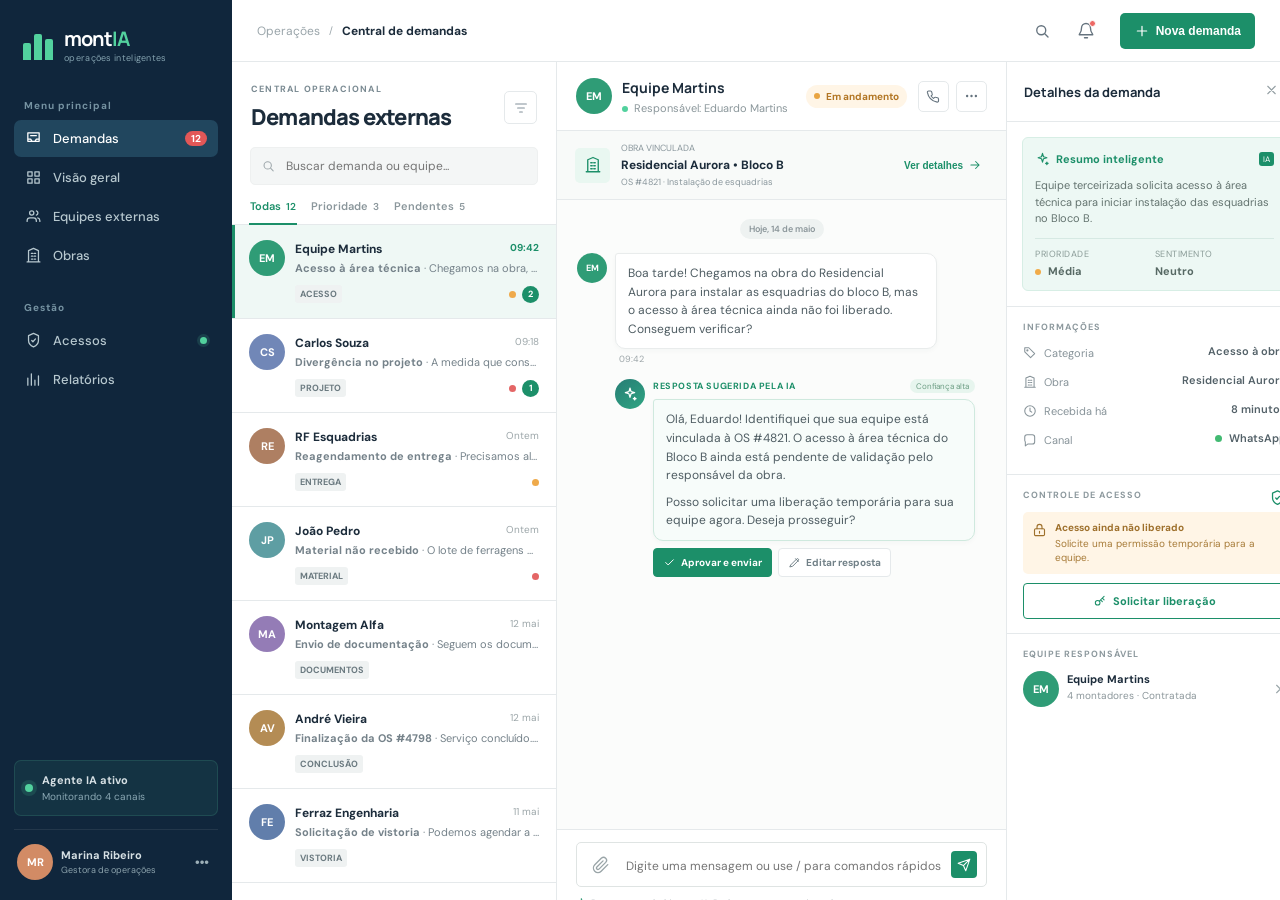
<file: index.html>
<!DOCTYPE html>
<html lang="pt-BR">
<head>
  <meta charset="UTF-8" />
  <meta name="viewport" content="width=device-width, initial-scale=1.0" />
  <meta name="description" content="MontIA — central inteligente de demandas externas e acessos controlados para equipes de montagem." />
  <title>MontIA | Central de demandas</title>
  <link rel="preconnect" href="https://fonts.googleapis.com">
  <link rel="preconnect" href="https://fonts.gstatic.com" crossorigin>
  <link href="https://fonts.googleapis.com/css2?family=DM+Sans:wght@400;500;600;700&family=Manrope:wght@600;700;800&display=swap" rel="stylesheet">
  <link rel="stylesheet" href="styles.css" />
</head>
<body>
  <aside class="sidebar">
    <div class="brand">
      <div class="brand-mark"><span></span><span></span><span></span></div>
      <div><strong>mont<span>IA</span></strong><small>operações inteligentes</small></div>
    </div>

    <nav class="main-nav" aria-label="Navegação principal">
      <p class="nav-label">Menu principal</p>
      <button class="nav-item active" data-view="inbox">
        <svg><use href="#icon-inbox"></use></svg><span>Demandas</span><b>12</b>
      </button>
      <button class="nav-item" data-view="dashboard">
        <svg><use href="#icon-grid"></use></svg><span>Visão geral</span>
      </button>
      <button class="nav-item" data-view="teams">
        <svg><use href="#icon-users"></use></svg><span>Equipes externas</span>
      </button>
      <button class="nav-item" data-view="works">
        <svg><use href="#icon-building"></use></svg><span>Obras</span>
      </button>
      <p class="nav-label secondary">Gestão</p>
      <button class="nav-item" data-view="access">
        <svg><use href="#icon-shield"></use></svg><span>Acessos</span><i></i>
      </button>
      <button class="nav-item" data-view="reports">
        <svg><use href="#icon-chart"></use></svg><span>Relatórios</span>
      </button>
    </nav>

    <div class="sidebar-bottom">
      <div class="ai-status"><span class="pulse"></span><div><strong>Agente IA ativo</strong><small>Monitorando 4 canais</small></div></div>
      <div class="profile">
        <div class="avatar avatar-admin">MR</div>
        <div><strong>Marina Ribeiro</strong><small>Gestora de operações</small></div>
        <button aria-label="Mais opções">•••</button>
      </div>
    </div>
  </aside>

  <main class="app-shell">
    <header class="topbar">
      <div class="mobile-brand"><strong>mont<span>IA</span></strong></div>
      <div class="breadcrumb"><span>Operações</span><small>/</small><strong>Central de demandas</strong></div>
      <div class="top-actions">
        <button class="icon-button" aria-label="Pesquisar"><svg><use href="#icon-search"></use></svg></button>
        <button class="icon-button notification" aria-label="Notificações"><svg><use href="#icon-bell"></use></svg><i></i></button>
        <button class="new-request"><svg><use href="#icon-plus"></use></svg>Nova demanda</button>
      </div>
    </header>

    <section class="workspace">
      <section class="inbox-panel">
        <div class="inbox-heading">
          <div><p class="eyebrow">CENTRAL OPERACIONAL</p><h1>Demandas externas</h1></div>
          <button class="filter-button" aria-label="Filtrar demandas"><svg><use href="#icon-filter"></use></svg></button>
        </div>
        <label class="search-box"><svg><use href="#icon-search"></use></svg><input id="request-search" type="search" placeholder="Buscar demanda ou equipe..." /></label>
        <div class="tabs" role="tablist">
          <button class="tab active" data-filter="all">Todas <span>12</span></button>
          <button class="tab" data-filter="priority">Prioridade <span>3</span></button>
          <button class="tab" data-filter="pending">Pendentes <span>5</span></button>
        </div>
        <div class="request-list" id="request-list"></div>
      </section>

      <section class="conversation-panel">
        <header class="conversation-header">
          <div class="contact-title">
            <div class="avatar avatar-green">EM</div>
            <div><h2>Equipe Martins</h2><p><span class="online-dot"></span> Responsável: Eduardo Martins</p></div>
          </div>
          <div class="conversation-actions">
            <span class="status-pill status-progress"><i></i> Em andamento</span>
            <button class="icon-button bordered"><svg><use href="#icon-phone"></use></svg></button>
            <button class="icon-button bordered"><svg><use href="#icon-more"></use></svg></button>
          </div>
        </header>

        <div class="work-context">
          <div class="context-icon"><svg><use href="#icon-building"></use></svg></div>
          <div><p>OBRA VINCULADA</p><strong>Residencial Aurora • Bloco B</strong><small>OS #4821 · Instalação de esquadrias</small></div>
          <button>Ver detalhes <svg><use href="#icon-arrow"></use></svg></button>
        </div>

        <div class="messages" id="messages">
          <div class="date-divider"><span>Hoje, 14 de maio</span></div>
          <article class="message incoming">
            <div class="avatar avatar-green small">EM</div>
            <div><div class="bubble"><p>Boa tarde! Chegamos na obra do Residencial Aurora para instalar as esquadrias do bloco B, mas o acesso à área técnica ainda não foi liberado. Conseguem verificar?</p></div><time>09:42</time></div>
          </article>
          <article class="message ai-message">
            <div class="avatar avatar-ai"><svg><use href="#icon-spark"></use></svg></div>
            <div class="ai-answer">
              <div class="ai-label"><span>RESPOSTA SUGERIDA PELA IA</span><small>Confiança alta</small></div>
              <div class="bubble"><p>Olá, Eduardo! Identifiquei que sua equipe está vinculada à OS #4821. O acesso à área técnica do Bloco B ainda está pendente de validação pelo responsável da obra.</p><p>Posso solicitar uma liberação temporária para sua equipe agora. Deseja prosseguir?</p></div>
              <div class="ai-buttons"><button class="approve-ai"><svg><use href="#icon-check"></use></svg>Aprovar e enviar</button><button class="edit-ai"><svg><use href="#icon-edit"></use></svg>Editar resposta</button></div>
            </div>
          </article>
          <article class="message incoming second-message hidden">
            <div class="avatar avatar-green small">EM</div>
            <div><div class="bubble"><p>Sim, por favor. Estamos com 4 montadores aguardando na portaria.</p></div><time>09:45</time></div>
          </article>
        </div>

        <div class="composer">
          <div class="composer-input">
            <button aria-label="Anexar arquivo"><svg><use href="#icon-paperclip"></use></svg></button>
            <textarea id="composer-text" rows="1" placeholder="Digite uma mensagem ou use / para comandos rápidos"></textarea>
            <button class="send-button" aria-label="Enviar mensagem"><svg><use href="#icon-send"></use></svg></button>
          </div>
          <p><svg><use href="#icon-spark"></use></svg> Respostas assistidas por IA. Revise sempre antes de enviar.</p>
        </div>
      </section>

      <aside class="details-panel">
        <div class="details-top"><h3>Detalhes da demanda</h3><button><svg><use href="#icon-close"></use></svg></button></div>
        <div class="ai-summary">
          <div class="summary-title"><svg><use href="#icon-spark"></use></svg><strong>Resumo inteligente</strong><span>IA</span></div>
          <p>Equipe terceirizada solicita acesso à área técnica para iniciar instalação das esquadrias no Bloco B.</p>
          <div class="summary-grid"><div><small>PRIORIDADE</small><strong class="medium-priority"><i></i> Média</strong></div><div><small>SENTIMENTO</small><strong>Neutro</strong></div></div>
        </div>
        <div class="detail-section">
          <p class="section-label">INFORMAÇÕES</p>
          <dl>
            <div><dt><svg><use href="#icon-tag"></use></svg>Categoria</dt><dd>Acesso à obra</dd></div>
            <div><dt><svg><use href="#icon-building"></use></svg>Obra</dt><dd>Residencial Aurora</dd></div>
            <div><dt><svg><use href="#icon-clock"></use></svg>Recebida há</dt><dd>8 minutos</dd></div>
            <div><dt><svg><use href="#icon-message"></use></svg>Canal</dt><dd class="whatsapp"><i></i> WhatsApp</dd></div>
          </dl>
        </div>
        <div class="detail-section access-card">
          <div class="section-line"><p class="section-label">CONTROLE DE ACESSO</p><svg><use href="#icon-shield"></use></svg></div>
          <div class="access-warning"><svg><use href="#icon-lock"></use></svg><div><strong>Acesso ainda não liberado</strong><p>Solicite uma permissão temporária para a equipe.</p></div></div>
          <button class="request-access" id="request-access"><svg><use href="#icon-key"></use></svg>Solicitar liberação</button>
        </div>
        <div class="detail-section">
          <p class="section-label">EQUIPE RESPONSÁVEL</p>
          <div class="team-row"><div class="avatar avatar-green">EM</div><div><strong>Equipe Martins</strong><p>4 montadores · Contratada</p></div><svg><use href="#icon-chevron"></use></svg></div>
        </div>
      </aside>
    </section>
  </main>

  <div class="modal-backdrop" id="access-modal" aria-hidden="true">
    <section class="access-modal" role="dialog" aria-modal="true" aria-labelledby="modal-title">
      <div class="modal-icon"><svg><use href="#icon-shield"></use></svg></div>
      <button class="modal-close" aria-label="Fechar"><svg><use href="#icon-close"></use></svg></button>
      <p class="eyebrow">ACESSO CONTROLADO</p>
      <h2 id="modal-title">Liberar acesso temporário</h2>
      <p class="modal-subtitle">Defina os limites de acesso para a Equipe Martins. A permissão expira automaticamente.</p>
      <div class="modal-work"><div class="context-icon"><svg><use href="#icon-building"></use></svg></div><div><small>OBRA</small><strong>Residencial Aurora • Bloco B</strong></div></div>
      <div class="field-row">
        <label><span>Área permitida</span><select id="access-area"><option>Área técnica — Bloco B</option><option>Canteiro — Bloco B</option><option>Portaria e área técnica</option></select></label>
        <label><span>Validade</span><select id="access-validity"><option>Hoje, até 18:00</option><option>Hoje, até 20:00</option><option>Próximas 24 horas</option></select></label>
      </div>
      <div class="modal-notice"><svg><use href="#icon-info"></use></svg><p>A equipe receberá um QR Code individual. Todos os acessos serão registrados no histórico da obra.</p></div>
      <div class="modal-actions"><button class="cancel-access">Cancelar</button><button class="confirm-access"><svg><use href="#icon-check"></use></svg>Confirmar liberação</button></div>
    </section>
  </div>

  <div class="toast" id="toast"><svg><use href="#icon-check"></use></svg><div><strong>Acesso liberado com sucesso</strong><p>A equipe foi notificada e recebeu os QR Codes.</p></div></div>

  <svg class="svg-sprite" aria-hidden="true">
    <symbol id="icon-inbox" viewBox="0 0 24 24"><path d="M4 4h16v12H4zM4 13h4l2 3h4l2-3h4M8 8h8"/></symbol>
    <symbol id="icon-grid" viewBox="0 0 24 24"><rect x="4" y="4" width="6" height="6"/><rect x="14" y="4" width="6" height="6"/><rect x="4" y="14" width="6" height="6"/><rect x="14" y="14" width="6" height="6"/></symbol>
    <symbol id="icon-users" viewBox="0 0 24 24"><path d="M16 19v-1a4 4 0 0 0-4-4H7a4 4 0 0 0-4 4v1M9.5 10a3 3 0 1 0 0-6 3 3 0 0 0 0 6ZM21 19v-1a4 4 0 0 0-3-3.9M16 4.1a3 3 0 0 1 0 5.8"/></symbol>
    <symbol id="icon-building" viewBox="0 0 24 24"><path d="M5 21V5l7-3 7 3v16M9 9h2m2 0h2m-6 4h2m2 0h2m-6 4h2m2 0h2M3 21h18"/></symbol>
    <symbol id="icon-shield" viewBox="0 0 24 24"><path d="M12 21s7-3 7-9V5l-7-3-7 3v7c0 6 7 9 7 9Z"/><path d="m9.5 12 1.7 1.7 3.6-4"/></symbol>
    <symbol id="icon-chart" viewBox="0 0 24 24"><path d="M4 20V10m5 10V4m5 16v-7m5 7V7"/></symbol>
    <symbol id="icon-search" viewBox="0 0 24 24"><circle cx="11" cy="11" r="6"/><path d="m16 16 4 4"/></symbol>
    <symbol id="icon-bell" viewBox="0 0 24 24"><path d="M18 8a6 6 0 0 0-12 0c0 7-3 7-3 9h18c0-2-3-2-3-9M14 21h-4"/></symbol>
    <symbol id="icon-plus" viewBox="0 0 24 24"><path d="M12 5v14M5 12h14"/></symbol>
    <symbol id="icon-filter" viewBox="0 0 24 24"><path d="M4 6h16M7 12h10m-7 6h4"/></symbol>
    <symbol id="icon-phone" viewBox="0 0 24 24"><path d="M20 16.8v3a2 2 0 0 1-2.2 2A19.7 19.7 0 0 1 2.2 6.2 2 2 0 0 1 4.2 4h3a2 2 0 0 1 2 1.7c.1 1 .4 2 .7 2.9a2 2 0 0 1-.4 2.1L8.2 12a16 16 0 0 0 3.8 3.8l1.3-1.3a2 2 0 0 1 2.1-.4c.9.3 1.9.6 2.9.7a2 2 0 0 1 1.7 2Z"/></symbol>
    <symbol id="icon-more" viewBox="0 0 24 24"><circle cx="5" cy="12" r="1"/><circle cx="12" cy="12" r="1"/><circle cx="19" cy="12" r="1"/></symbol>
    <symbol id="icon-arrow" viewBox="0 0 24 24"><path d="M5 12h14m-6-6 6 6-6 6"/></symbol>
    <symbol id="icon-spark" viewBox="0 0 24 24"><path d="m12 3 1.6 5.4L19 10l-5.4 1.6L12 17l-1.6-5.4L5 10l5.4-1.6ZM19 17l.6 1.4L21 19l-1.4.6L19 21l-.6-1.4L17 19l1.4-.6Z"/></symbol>
    <symbol id="icon-check" viewBox="0 0 24 24"><path d="m5 12 4.5 4.5L19 7"/></symbol>
    <symbol id="icon-edit" viewBox="0 0 24 24"><path d="m14 5 5 5M4 20l4.5-1L19 8.5a2.1 2.1 0 0 0-3-3L5.5 16Z"/></symbol>
    <symbol id="icon-paperclip" viewBox="0 0 24 24"><path d="m21 11.5-8.8 8.8a6 6 0 0 1-8.5-8.5l9-9a4 4 0 0 1 5.6 5.7l-9 9a2 2 0 1 1-2.8-2.9l8.2-8.1"/></symbol>
    <symbol id="icon-send" viewBox="0 0 24 24"><path d="m22 2-7 20-4-9-9-4ZM22 2 11 13"/></symbol>
    <symbol id="icon-tag" viewBox="0 0 24 24"><path d="m20 13-7 7-10-10V3h7l10 10Z"/><circle cx="7.5" cy="7.5" r="1"/></symbol>
    <symbol id="icon-clock" viewBox="0 0 24 24"><circle cx="12" cy="12" r="9"/><path d="M12 7v5l3 2"/></symbol>
    <symbol id="icon-message" viewBox="0 0 24 24"><path d="M20 15a4 4 0 0 1-4 4H8l-4 3v-7a4 4 0 0 1-1-2.6V7a4 4 0 0 1 4-4h9a4 4 0 0 1 4 4Z"/></symbol>
    <symbol id="icon-lock" viewBox="0 0 24 24"><rect x="4" y="10" width="16" height="11" rx="2"/><path d="M8 10V7a4 4 0 0 1 8 0v3m-4 4v3"/></symbol>
    <symbol id="icon-key" viewBox="0 0 24 24"><circle cx="8" cy="15" r="4"/><path d="m11 12 8-8m-3 3 3 3m-6 0 3 3"/></symbol>
    <symbol id="icon-chevron" viewBox="0 0 24 24"><path d="m9 18 6-6-6-6"/></symbol>
    <symbol id="icon-close" viewBox="0 0 24 24"><path d="M18 6 6 18M6 6l12 12"/></symbol>
    <symbol id="icon-info" viewBox="0 0 24 24"><circle cx="12" cy="12" r="9"/><path d="M12 11v5m0-8h.01"/></symbol>
  </svg>
  <script src="script.js"></script>
</body>
</html>
</file>
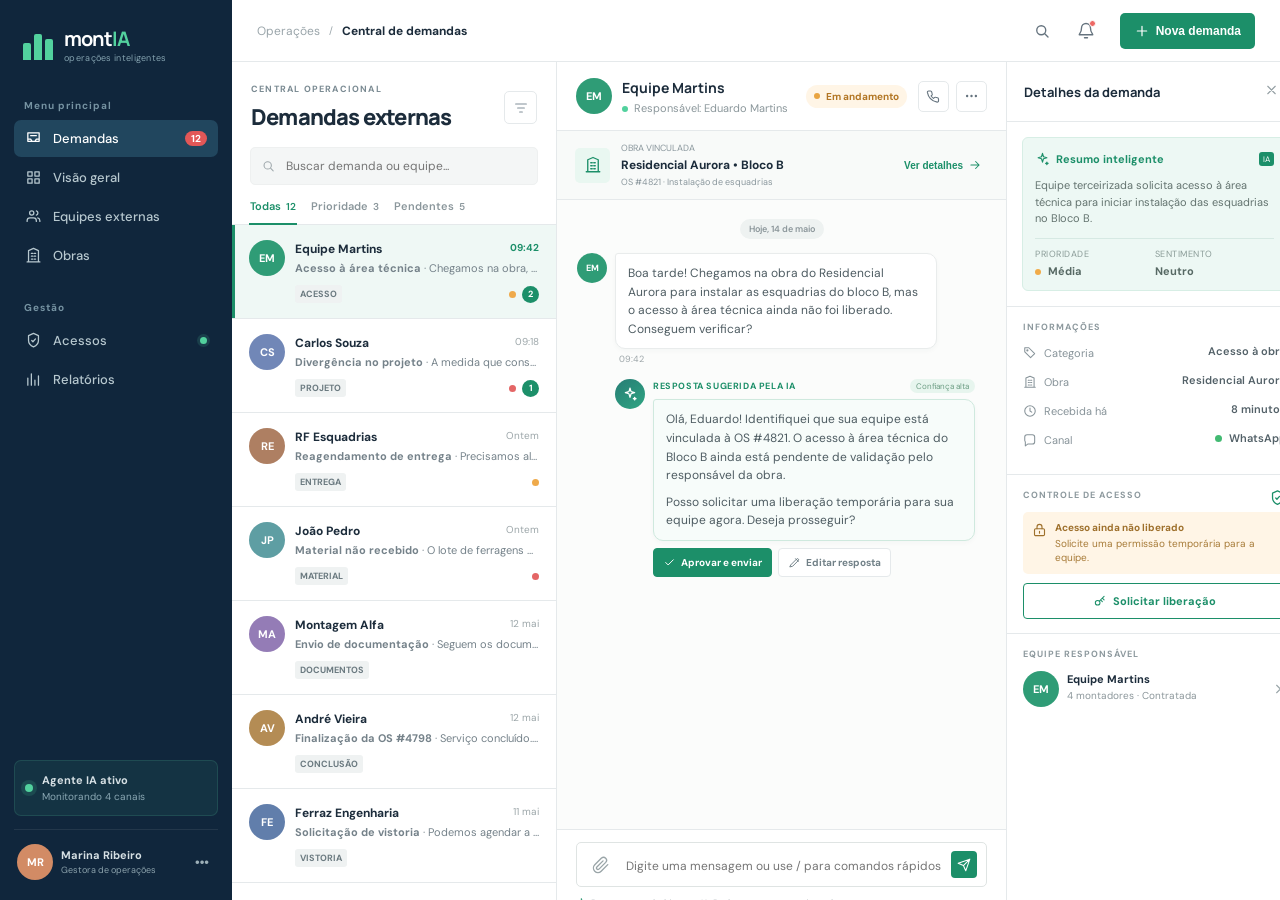
<file: ABRIR-DEMONSTRACAO.html>
<!doctype html>
<html lang="pt-BR">
<head>
  <meta charset="utf-8">
  <meta http-equiv="refresh" content="0; url=index.html">
  <title>Abrir MontIA</title>
</head>
<body>
  <p>Abrindo MontIA... <a href="index.html">Clique aqui se a aplicação não abrir automaticamente.</a></p>
</body>
</html>
</file>
<file: styles.css>
:root{--navy:#10263c;--navy-2:#17354d;--ink:#1c2c3b;--muted:#73808b;--line:#e5e9eb;--bg:#f4f6f5;--green:#1c8f69;--green-dark:#147856;--green-soft:#e9f7f1;--orange:#f2a643;--orange-soft:#fff5e6;--blue-soft:#edf6f7;--shadow:0 14px 38px rgba(21,46,59,.13)}*{box-sizing:border-box}body{margin:0;background:var(--bg);color:var(--ink);font-family:"DM Sans",Arial,sans-serif;font-size:14px}.svg-sprite{position:absolute;width:0;height:0;overflow:hidden}svg{width:18px;height:18px;fill:none;stroke:currentColor;stroke-width:1.8;stroke-linecap:round;stroke-linejoin:round}.sidebar{width:232px;height:100vh;background:var(--navy);color:#d6e0e4;position:fixed;display:flex;flex-direction:column;padding:25px 14px 14px;z-index:4}.brand{display:flex;align-items:center;gap:10px;padding:0 9px 28px}.brand-mark{width:31px;height:31px;position:relative;display:flex;align-items:flex-end;gap:3px}.brand-mark span{display:block;width:8px;background:#52d19e;border-radius:2px 2px 0 0}.brand-mark span:nth-child(1){height:17px}.brand-mark span:nth-child(2){height:26px}.brand-mark span:nth-child(3){height:21px}.brand strong,.mobile-brand strong{display:block;color:#fff;font:bold 20px Manrope;letter-spacing:-1px}.brand strong span,.mobile-brand span{color:#52d19e}.brand small{display:block;color:#83a1ae;font-size:9px;letter-spacing:.3px}.nav-label{color:#7693a2;font-size:10px;font-weight:700;letter-spacing:1px;margin:7px 10px 8px}.nav-label.secondary{margin-top:27px}.nav-item{border:0;background:none;color:#b7c8cf;width:100%;padding:10px 11px;margin:2px 0;border-radius:7px;display:flex;align-items:center;gap:11px;text-align:left;font:500 13px "DM Sans";cursor:pointer;transition:.2s}.nav-item svg{width:17px;height:17px}.nav-item b{margin-left:auto;background:#e25757;color:#fff;border-radius:10px;padding:1px 6px;font-size:10px}.nav-item i{margin-left:auto;width:7px;height:7px;border-radius:50%;background:#52d19e;box-shadow:0 0 0 3px rgba(82,209,158,.15)}.nav-item:hover{background:rgba(255,255,255,.06);color:#fff}.nav-item.active{background:#21465e;color:#fff}.sidebar-bottom{margin-top:auto}.ai-status{display:flex;gap:9px;align-items:center;padding:12px 10px;border-radius:7px;background:rgba(79,205,156,.08);border:1px solid rgba(94,213,168,.15);margin-bottom:13px}.ai-status strong,.ai-status small{display:block;font-size:11px}.ai-status small{font-size:10px;color:#8ba8b4;margin-top:3px}.pulse,.online-dot{width:8px;height:8px;border-radius:50%;background:#52d19e;box-shadow:0 0 0 4px rgba(82,209,158,.14)}.profile{display:flex;gap:8px;align-items:center;padding:6px 3px;border-top:1px solid rgba(255,255,255,.08);padding-top:14px}.profile strong,.profile small{display:block;font-size:11px}.profile small{font-size:9px;color:#8ba1ab;margin-top:2px}.profile button{color:#9db0b8;background:none;border:0;margin-left:auto;cursor:pointer}.avatar{width:36px;height:36px;border-radius:50%;display:grid;place-items:center;color:#fff;font-size:11px;font-weight:700;flex:none}.avatar-admin{background:#d28b65}.avatar-green{background:#2f9c76}.avatar-ai{background:linear-gradient(145deg,#277d75,#2fa582);width:30px;height:30px}.avatar-ai svg{width:16px}.small{width:30px;height:30px;font-size:9px}.app-shell{margin-left:232px;height:100vh;overflow:hidden}.topbar{height:62px;background:white;border-bottom:1px solid var(--line);display:flex;align-items:center;padding:0 25px;justify-content:space-between}.mobile-brand{display:none}.breadcrumb{display:flex;gap:9px;align-items:center;font-size:12px}.breadcrumb span,.breadcrumb small{color:#9aa5aa}.top-actions{display:flex;gap:10px;align-items:center}.icon-button{border:0;background:none;color:#65737e;width:34px;height:34px;display:grid;place-items:center;cursor:pointer}.notification{position:relative}.notification i{position:absolute;width:7px;height:7px;border:1.5px solid white;background:#ed6965;border-radius:50%;right:7px;top:6px}.new-request{display:flex;align-items:center;gap:6px;background:var(--green);border:0;color:white;border-radius:5px;padding:9px 14px;font-weight:600;font-size:12px;margin-left:7px;cursor:pointer}.new-request svg{width:16px}.workspace{height:calc(100vh - 62px);display:grid;grid-template-columns:325px minmax(450px,1fr) 295px}.inbox-panel,.conversation-panel,.details-panel{background:#fff;border-right:1px solid var(--line);min-width:0}.inbox-heading{padding:21px 19px 15px;display:flex;align-items:center;justify-content:space-between}.eyebrow{font-weight:700;color:#7a8a92;font-size:9px;letter-spacing:1.2px;margin:0 0 7px}.inbox-heading h1{font:800 22px Manrope;margin:0;letter-spacing:-.8px}.filter-button{background:white;border:1px solid var(--line);border-radius:5px;display:grid;place-items:center;width:33px;height:33px;color:#819099}.filter-button svg{width:16px}.search-box{display:flex;margin:0 18px 14px;background:#f4f6f6;border:1px solid #eef0f0;border-radius:5px;padding:9px 10px;gap:8px;color:#a1aaae}.search-box svg{width:16px}.search-box input{border:0;background:none;outline:0;font:12px "DM Sans";width:100%}.tabs{display:flex;padding:0 17px;border-bottom:1px solid var(--line);gap:13px}.tab{padding:0 1px 11px;border:0;background:none;color:#8b979c;font:600 11px "DM Sans";cursor:pointer;position:relative}.tab span{font-size:10px;margin-left:2px}.tab.active{color:var(--green)}.tab.active:after{content:"";position:absolute;height:2px;background:var(--green);bottom:-1px;left:0;right:0}.request-list{height:calc(100vh - 204px);overflow:auto}.request-item{padding:15px 17px;border-bottom:1px solid var(--line);cursor:pointer;transition:.2s;position:relative}.request-item:hover{background:#f8faf9}.request-item.active{background:#eff8f5}.request-item.active:before{content:"";position:absolute;width:3px;background:var(--green);left:0;top:0;bottom:0}.request-item-top{display:flex;gap:10px;align-items:center}.request-copy{min-width:0;flex:1}.request-title{display:flex;justify-content:space-between;gap:5px}.request-title strong{font-size:12px}.request-title time{color:#9ca6a9;font-size:10px}.request-title time.fresh{color:var(--green);font-weight:700}.request-copy p{color:#75828a;font-size:11px;margin:4px 0 0;white-space:nowrap;overflow:hidden;text-overflow:ellipsis}.request-bottom{padding-left:46px;display:flex;align-items:center;gap:6px;margin-top:9px}.mini-tag{font-size:9px;font-weight:700;color:#6b7a80;background:#eff2f2;border-radius:3px;padding:3px 5px}.priority-dot{width:7px;height:7px;border-radius:50%;background:#efaa4b;margin-left:auto}.priority-dot.high{background:#e46666}.unread{width:17px;height:17px;border-radius:50%;display:grid;place-items:center;background:var(--green);font-size:9px;color:white;font-weight:700}.conversation-panel{display:flex;flex-direction:column}.conversation-header{height:69px;border-bottom:1px solid var(--line);padding:0 19px;display:flex;align-items:center;justify-content:space-between}.contact-title{display:flex;gap:10px;align-items:center}.contact-title h2{font:700 14px Manrope;margin:0}.contact-title p{color:#8b979b;font-size:11px;margin:4px 0 0}.online-dot{width:6px;height:6px;box-shadow:none;display:inline-block;margin-right:3px}.conversation-actions{display:flex;gap:7px;align-items:center}.bordered{border:1px solid var(--line);border-radius:5px;width:31px;height:31px}.bordered svg{width:15px}.status-pill{display:flex;gap:6px;align-items:center;background:var(--orange-soft);color:#b27624;padding:5px 8px;border-radius:12px;font-size:10px;font-weight:700;margin-right:4px}.status-pill i{width:6px;height:6px;background:#e9a441;border-radius:50%}.work-context{display:flex;align-items:center;gap:11px;background:#f8faf9;border-bottom:1px solid var(--line);padding:11px 18px}.context-icon{display:grid;place-items:center;width:35px;height:35px;border-radius:5px;color:var(--green);background:var(--green-soft)}.context-icon svg{width:18px}.work-context p,.work-context small{display:block;font-size:9px;color:#8a979d;margin:0}.work-context strong{display:block;font-size:12px;margin:3px 0}.work-context button{margin-left:auto;border:0;background:none;color:var(--green);font-weight:700;font-size:10px;display:flex;align-items:center;gap:5px}.work-context button svg{width:14px}.messages{padding:18px 20px;overflow:auto;flex:1;background:#fbfcfb}.date-divider{text-align:center;margin-bottom:17px}.date-divider span{background:#eef2f1;color:#8b969a;border-radius:10px;padding:4px 9px;font-size:9px;font-weight:600}.message{display:flex;gap:8px;margin-bottom:14px;max-width:88%}.message .bubble{background:white;border:1px solid #e9ecec;border-radius:3px 10px 10px 10px;padding:10px 12px;box-shadow:0 2px 5px rgba(29,52,57,.03)}.bubble p{line-height:1.55;font-size:12px;color:#4e5c62;margin:0}.bubble p+p{margin-top:8px}.message time{display:block;color:#9da6a9;font-size:9px;margin:4px 0 0 4px}.ai-message{margin:12px 0 18px 38px;max-width:88%}.ai-answer{flex:1}.ai-label{display:flex;justify-content:space-between;align-items:center;margin:0 0 6px}.ai-label span{color:var(--green);font-size:9px;letter-spacing:.6px;font-weight:700}.ai-label small{color:#6c9d83;background:#e7f5ee;border-radius:8px;padding:2px 6px;font-size:8px}.ai-message .bubble{border-color:#cfe9de;background:#f7fcfa}.ai-buttons{display:flex;gap:6px;margin-top:7px}.ai-buttons button{border-radius:4px;padding:7px 9px;font:700 10px "DM Sans";display:flex;gap:5px;align-items:center;cursor:pointer}.ai-buttons svg{width:13px;height:13px}.approve-ai{background:var(--green);border:1px solid var(--green);color:#fff}.edit-ai{background:#fff;color:#718087;border:1px solid var(--line)}.hidden{display:none}.composer{background:#fff;border-top:1px solid var(--line);padding:12px 19px 9px}.composer-input{display:flex;gap:8px;border:1px solid #dfe4e3;padding:8px 9px;border-radius:5px;align-items:center}.composer-input button{border:0;background:none;color:#9aa5a8;display:grid;place-items:center}.composer-input textarea{resize:none;outline:0;border:0;width:100%;font:12px "DM Sans";height:18px}.composer-input .send-button{color:#fff;background:var(--green);border-radius:4px;width:27px;height:27px}.send-button svg{width:14px}.composer p{margin:7px 0 0;color:#a1aaad;font-size:9px;display:flex;align-items:center;gap:4px}.composer p svg{width:11px;color:var(--green)}.details-panel{border:0;overflow:auto}.details-top{display:flex;justify-content:space-between;align-items:center;height:60px;padding:0 17px;border-bottom:1px solid var(--line)}.details-top h3{font:700 13px Manrope;margin:0}.details-top button{border:0;background:none;color:#96a1a5}.details-top svg{width:15px}.ai-summary{margin:15px;background:#edf8f4;border:1px solid #d7eee5;border-radius:6px;padding:12px}.summary-title{display:flex;align-items:center;gap:6px;color:var(--green)}.summary-title svg{width:15px}.summary-title strong{font-size:11px}.summary-title span{font-size:8px;margin-left:auto;color:#fff;background:var(--green);padding:2px 4px;border-radius:3px}.ai-summary p{font-size:11px;color:#63736f;line-height:1.5;margin:9px 0 11px}.summary-grid{display:grid;grid-template-columns:1fr 1fr;border-top:1px solid #d6e9e3;padding-top:9px}.summary-grid small,.summary-grid strong{display:block;font-size:9px}.summary-grid small{color:#8a9b97;margin-bottom:4px;letter-spacing:.5px}.summary-grid strong{font-size:11px;color:#576964}.medium-priority i{display:inline-block;width:6px;height:6px;border-radius:50%;background:#f1ab48;margin-right:4px}.detail-section{border-top:1px solid var(--line);padding:14px 16px}.section-label{font-size:9px;color:#8d999e;letter-spacing:1px;font-weight:700;margin:0 0 11px}.detail-section dl{margin:0}.detail-section dl div{display:flex;justify-content:space-between;margin:11px 0;font-size:11px}.detail-section dt{display:flex;align-items:center;gap:7px;color:#879399}.detail-section dt svg{width:14px}.detail-section dd{margin:0;color:#536168;font-weight:600}.whatsapp i{display:inline-block;width:7px;height:7px;border-radius:50%;background:#42ba72;margin-right:4px}.section-line{display:flex;justify-content:space-between;color:var(--green)}.section-line svg{width:17px}.access-warning{display:flex;gap:8px;padding:9px;background:var(--orange-soft);border-radius:5px;color:#9e702c}.access-warning svg{width:15px;flex:none}.access-warning strong{font-size:10px;display:block}.access-warning p{font-size:10px;line-height:1.4;margin:3px 0 0;color:#a77b38}.request-access{border:1px solid var(--green);background:white;color:var(--green);display:flex;gap:6px;justify-content:center;align-items:center;width:100%;font:700 11px "DM Sans";border-radius:4px;padding:8px;margin-top:9px;cursor:pointer}.request-access svg{width:14px}.team-row{display:flex;align-items:center;gap:8px}.team-row strong{display:block;font-size:11px}.team-row p{color:#8c979b;font-size:10px;margin:3px 0}.team-row>svg{margin-left:auto;color:#9aa6a9;width:15px}.modal-backdrop{position:fixed;z-index:10;inset:0;background:rgba(11,29,42,.48);display:none;align-items:center;justify-content:center;backdrop-filter:blur(2px)}.modal-backdrop.open{display:flex}.access-modal{background:#fff;border-radius:10px;width:520px;padding:25px;position:relative;box-shadow:var(--shadow);animation:rise .22s ease-out}.modal-icon{width:43px;height:43px;display:grid;place-items:center;color:var(--green);background:var(--green-soft);border-radius:50%;margin-bottom:14px}.modal-icon svg{width:22px}.modal-close{position:absolute;top:18px;right:18px;background:none;border:0;color:#9da6a8}.modal-close svg{width:17px}.access-modal h2{font:800 21px Manrope;letter-spacing:-.6px;margin:0}.modal-subtitle{color:#7c898d;line-height:1.5;font-size:12px;margin:7px 0 16px}.modal-work{display:flex;gap:9px;align-items:center;padding:9px;background:#f7f9f8;border:1px solid var(--line);border-radius:5px;margin-bottom:14px}.modal-work small,.modal-work strong{display:block}.modal-work small{font-size:9px;color:#909b9d}.modal-work strong{font-size:12px;margin-top:3px}.field-row{display:grid;grid-template-columns:1.2fr .8fr;gap:10px}.field-row label span{display:block;font-weight:700;font-size:10px;color:#6f7d82;margin-bottom:6px}.field-row select{width:100%;border:1px solid #dfe4e4;border-radius:4px;background:white;padding:9px 8px;color:#536168;font:11px "DM Sans";outline:0}.modal-notice{display:flex;gap:8px;background:#eff7f8;color:#6e8588;padding:9px;border-radius:4px;margin:14px 0}.modal-notice svg{width:15px;flex:none;color:#52878c}.modal-notice p{font-size:10px;line-height:1.4;margin:0}.modal-actions{display:flex;justify-content:flex-end;gap:8px;border-top:1px solid var(--line);padding-top:14px}.modal-actions button{padding:9px 12px;border-radius:4px;font:700 11px "DM Sans";cursor:pointer}.cancel-access{border:1px solid var(--line);background:#fff;color:#7c898e}.confirm-access{border:1px solid var(--green);background:var(--green);color:#fff;display:flex;gap:5px;align-items:center}.confirm-access svg{width:14px}.toast{position:fixed;right:20px;bottom:20px;background:#fff;box-shadow:var(--shadow);border-left:4px solid var(--green);padding:12px 16px 12px 12px;display:flex;gap:9px;align-items:center;border-radius:5px;z-index:20;transform:translateY(120px);transition:.28s}.toast.show{transform:translateY(0)}.toast>svg{background:var(--green);border-radius:50%;padding:3px;color:white;width:22px;height:22px}.toast strong{font-size:12px}.toast p{font-size:10px;color:#7d898e;margin:3px 0 0}@keyframes rise{from{transform:translateY(12px);opacity:0}to{transform:translateY(0);opacity:1}}@media(max-width:1150px){.workspace{grid-template-columns:295px minmax(420px,1fr)}.details-panel{display:none}}@media(max-width:820px){.sidebar{display:none}.app-shell{margin-left:0}.mobile-brand{display:block}.breadcrumb{display:none}.workspace{grid-template-columns:260px minmax(400px,1fr)}.topbar{padding:0 14px}.new-request{padding:8px}.new-request svg{display:none}}@media(max-width:620px){.workspace{display:block}.inbox-panel{display:none}.conversation-panel{height:100%}.conversation-header{padding:0 11px}.conversation-actions .bordered{display:none}.work-context{padding:9px 12px}.messages{padding:14px 12px}.ai-message{margin-left:12px;max-width:96%}.composer{padding:9px 10px}.access-modal{width:calc(100% - 24px);padding:20px}.field-row{grid-template-columns:1fr}}
</file>
